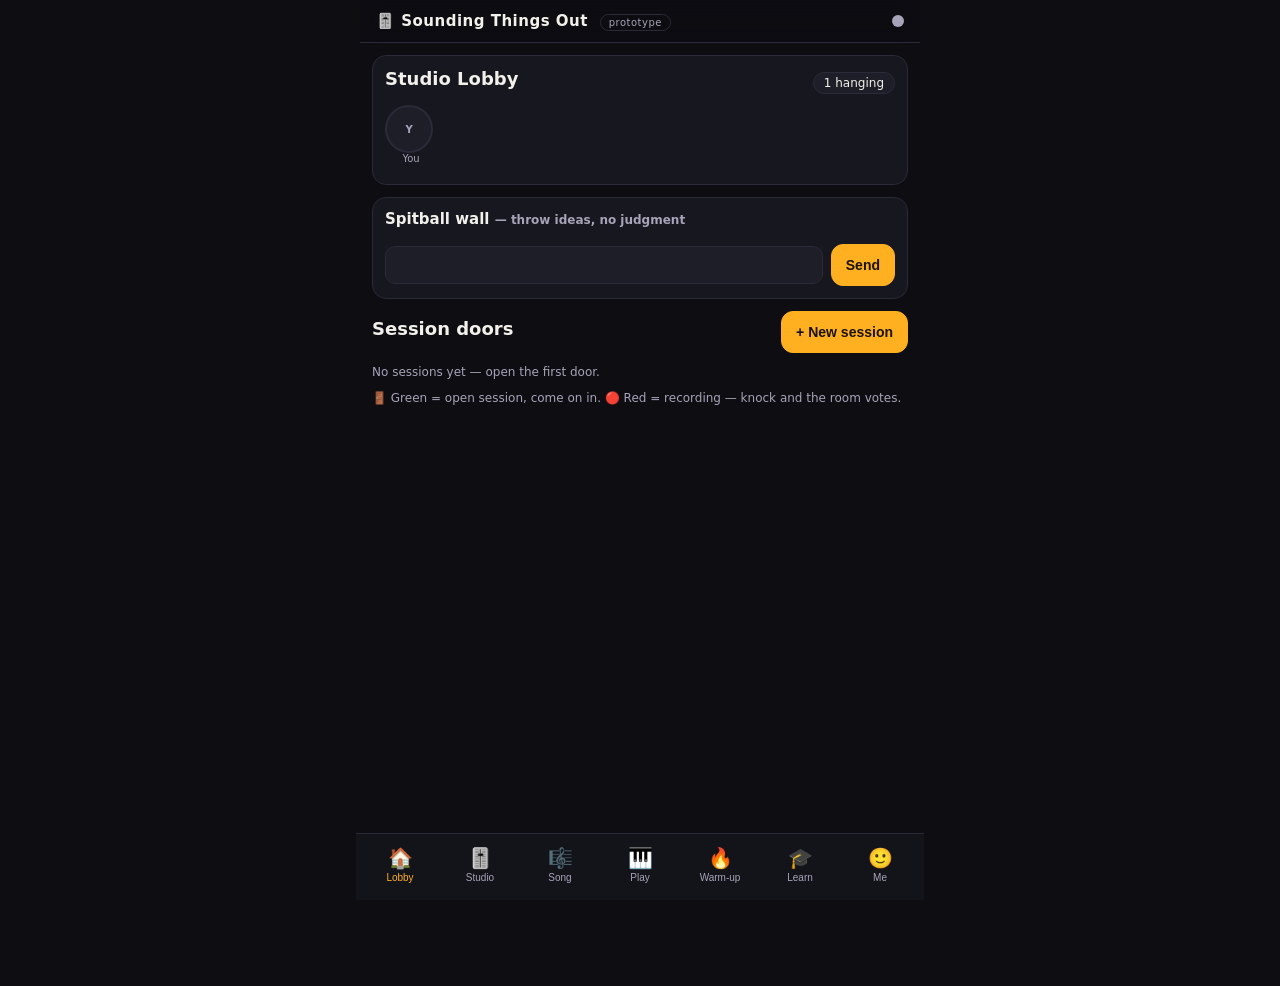
<file: index.html>
<!DOCTYPE html>
<html lang="en">
<head>
<meta charset="UTF-8">
<meta name="viewport" content="width=device-width, initial-scale=1, maximum-scale=1, user-scalable=no, viewport-fit=cover">
<meta name="theme-color" content="#0d0d12">
<title>Sounding Things Out — cooperative jam studio (prototype)</title>
<link rel="stylesheet" href="styles.css">
</head>
<body>
<div id="app">
  <header id="topbar">
    <div id="brand">🎚️ Sounding Things Out <span class="proto">prototype</span></div>
    <div id="netdot" class="offline" title="sync status"></div>
  </header>

  <main id="main">
    <!-- LOBBY -->
    <section id="screen-lobby" class="screen active">
      <div class="card">
        <div class="row space"><h2>Studio Lobby</h2><span id="onlineCount" class="pill">0 hanging</span></div>
        <div id="presenceRow" class="avatars"></div>
      </div>
      <div class="card">
        <h3>Spitball wall <span class="fine">— throw ideas, no judgment</span></h3>
        <div id="spitball" class="chat"></div>
        <div class="row"><input id="spitInput" maxlength="140"><button id="spitSend" class="primary">Send</button></div>
      </div>
      <div class="row space"><h2>Session doors</h2><button id="newSessionBtn" class="primary">+ New session</button></div>
      <div id="doorList"></div>
      <p class="fine">🚪 Green = open session, come on in. 🔴 Red = recording — knock and the room votes.</p>
    </section>

    <!-- STUDIO -->
    <section id="screen-studio" class="screen">
      <div id="noSession" class="card center">
        <p>No session yet. Mingle in the lobby and open a door — or start one.</p>
        <button class="primary" id="goLobbyBtn">Go to lobby</button>
      </div>
      <div id="sessionWrap" class="hidden">
        <div id="doorSign" class="door open"><span class="lamp"></span><span id="doorText">OPEN SESSION</span></div>
        <div class="card">
          <div class="row space"><div><h2 id="sessName">—</h2><div id="sessMeta" class="fine"></div></div><button id="leaveSess" class="ghost">Leave</button></div>
          <div class="row wrap" id="memberRow"></div>
          <div id="joinReqs"></div>
        </div>
        <div class="card transport">
          <div class="row space">
            <label>BPM <input id="bpm" type="range" min="60" max="180" value="120"><b id="bpmVal">120</b></label>
            <label class="row"><input type="checkbox" id="metroChk" checked> 🥁 metronome</label>
            <label class="row"><input type="checkbox" id="loopChk"> loop</label>
          </div>
          <div class="row big">
            <button id="countBtn" class="ghost">1-2-3-4</button>
            <button id="playBtn" class="primary bigbtn">▶ Play</button>
            <button id="recBtn" class="recbtn">⏺ Rec</button>
          </div>
          <div class="row"><span class="fine">Key:</span><b id="sessKey">C</b><span class="fine">Vibe:</span><b id="sessVibe">—</b></div>
        </div>
        <div class="card">
          <div class="row space"><h3>Tracks</h3><button id="addTrackBtn" class="primary">+ Add track</button></div>
          <div id="trackList"></div>
        </div>
        <div class="card">
          <div class="row space"><h3>Master scope</h3>
            <div class="seg" id="scopeSeg"><button data-v="wave" class="on">Wave</button><button data-v="spec">Spectrogram</button></div>
          </div>
          <canvas id="scope" width="640" height="160"></canvas>
        </div>
        <div class="row">
          <button id="exportBtn" class="primary">⬇ Export demo</button>
          <button id="saveProjBtn">💾 Save project</button>
        </div>
        <p class="fine">Exports are always labeled <b>DEMO RECORDING</b>. Projects save tracks, effects &amp; mixer settings like a producer's desk. Audio clips live on this device in the prototype.</p>
      </div>
    </section>

    <!-- SONG -->
    <section id="screen-song" class="screen">
      <div id="noSongSession" class="card center">
        <p>Songs grow out of sessions. Open a door in the lobby first.</p>
        <button class="primary" id="goLobbyBtn2">Go to lobby</button>
      </div>
      <div id="songWrap" class="hidden">
        <div class="card">
          <div class="row space">
            <div><h2>🎼 Song</h2><div id="songMeta" class="fine"></div></div>
            <div class="row">
              <label class="row"><input type="checkbox" id="songLoopChk"> loop</label>
              <button id="songPlayBtn" class="primary">▶ Play song</button>
            </div>
          </div>
          <div id="songNow" class="fine"></div>
        </div>
        <div class="card">
          <div class="row space"><h3>Loop library</h3></div>
          <div id="loopLib"></div>
          <div class="row wrap" style="margin-top:8px">
            <button id="capDrumsBtn">🥁 Capture drum loop</button>
            <button id="capTracksBtn">⤵ Capture track loops</button>
          </div>
          <p class="fine">Make a beat in Play → Drums, or record something in the Studio — then capture it here as a loop.</p>
        </div>
        <div class="card">
          <div class="row space"><h3>Sections</h3><button id="addSectionBtn" class="primary">+ Add section</button></div>
          <div id="sectionList"></div>
          <p class="fine">A song is sections in order. Tap a loop chip to drop it into a section — or tap again to take it out.</p>
        </div>
      </div>
    </section>

    <!-- PLAY -->
    <section id="screen-play" class="screen">
      <div class="seg big" id="instSeg">
        <button data-i="drums" class="on">🥁 Drums</button><button data-i="keys">🎹 Keys</button><button data-i="roll">🎼 Roll</button><button data-i="theremin">📡 Theremin</button><button data-i="motion">🤳 Motion</button>
      </div>
      <div class="row space"><label class="row"><input type="checkbox" id="stayInKey" checked> Stay in key (<b id="keyLabel">C</b>)</label><span class="fine" id="armHint">arm a track in Studio to record</span></div>
      <div id="instArea"></div>
    </section>

    <!-- WARM-UP -->
    <section id="screen-warmup" class="screen">
      <h2>Warm-up: get in character 🎭</h2>
      <p class="fine">Every great take starts before the red light. Pick a vibe, get into it like a method actor, sketch the single's cover.</p>
      <div id="vibeChips" class="chips"></div>
      <div class="card" id="briefCard"><h3 id="briefName">—</h3><p id="briefText"></p><div class="row"><span class="pill" id="briefKey"></span><span class="pill" id="briefBpm"></span></div></div>
      <div class="card">
        <h3>Sketch the single's cover</h3>
        <canvas id="coverCanvas" width="300" height="300"></canvas>
        <div id="palette" class="row wrap"></div>
        <div class="row"><button id="coverClear" class="ghost">Clear</button><button id="coverSave" class="primary">Set as cover</button></div>
      </div>
      <button id="warmStart" class="primary bigbtn wide">Open a session with this vibe</button>
    </section>

    <!-- LEARN -->
    <section id="screen-learn" class="screen">
      <div id="lessonList"></div>
      <div id="lessonDetail" class="hidden">
        <button id="lessonBack" class="ghost">← All lessons</button>
        <div class="card" id="lessonBody"></div>
      </div>
    </section>

    <!-- ME -->
    <section id="screen-me" class="screen">
      <div class="card">
        <h2>My profile</h2>
        <div class="row"><img id="photoPrev" class="bigavatar" alt="you"><div>
          <input id="nameInput" placeholder="Your name" maxlength="24">
          <textarea id="bioInput" placeholder="A few things about you…" maxlength="140" rows="2"></textarea>
        </div></div>
        <div class="row"><label class="btn">📷 Upload photo<input type="file" id="photoInput" accept="image/*" hidden></label><button id="avatarBtn" class="ghost">Initials avatar</button></div>
        <button id="saveProfile" class="primary">Save profile</button>
      </div>
      <div class="card"><h3>My demos</h3><div id="demoList"><p class="fine">Nothing exported yet.</p></div></div>
      <div class="card"><h3>About this prototype</h3><p class="fine">Full-vision sketch: lobby, sessions with voting doors, layered recording, toy-box instruments, warm-ups, lessons, demo export. Audio clips stay on this device; paste a Firebase config into <b>firebase-config.js</b> to light up live presence, chat &amp; sessions.</p><p class="fine">📱 <a href="self-check.html">Phone self-check</a> — mic, camera &amp; audio-delay checks for this device.</p></div>
    </section>
  </main>

  <nav id="tabbar">
    <button data-s="lobby" class="on">🏠<span>Lobby</span></button>
    <button data-s="studio">🎚️<span>Studio</span></button>
    <button data-s="song">🎼<span>Song</span></button>
    <button data-s="play">🎹<span>Play</span></button>
    <button data-s="warmup">🔥<span>Warm-up</span></button>
    <button data-s="learn">🎓<span>Learn</span></button>
    <button data-s="me">🙂<span>Me</span></button>
  </nav>
</div>

<div id="countOverlay" class="hidden"><div id="countNum">4</div><div class="sub">get ready…</div></div>
<div id="modal" class="hidden"><div class="sheet" id="modalSheet"></div></div>
<div id="toasts"></div>
<script src="firebase-config.js"></script>
<script src="app.js"></script>
</body>
</html>
</file>
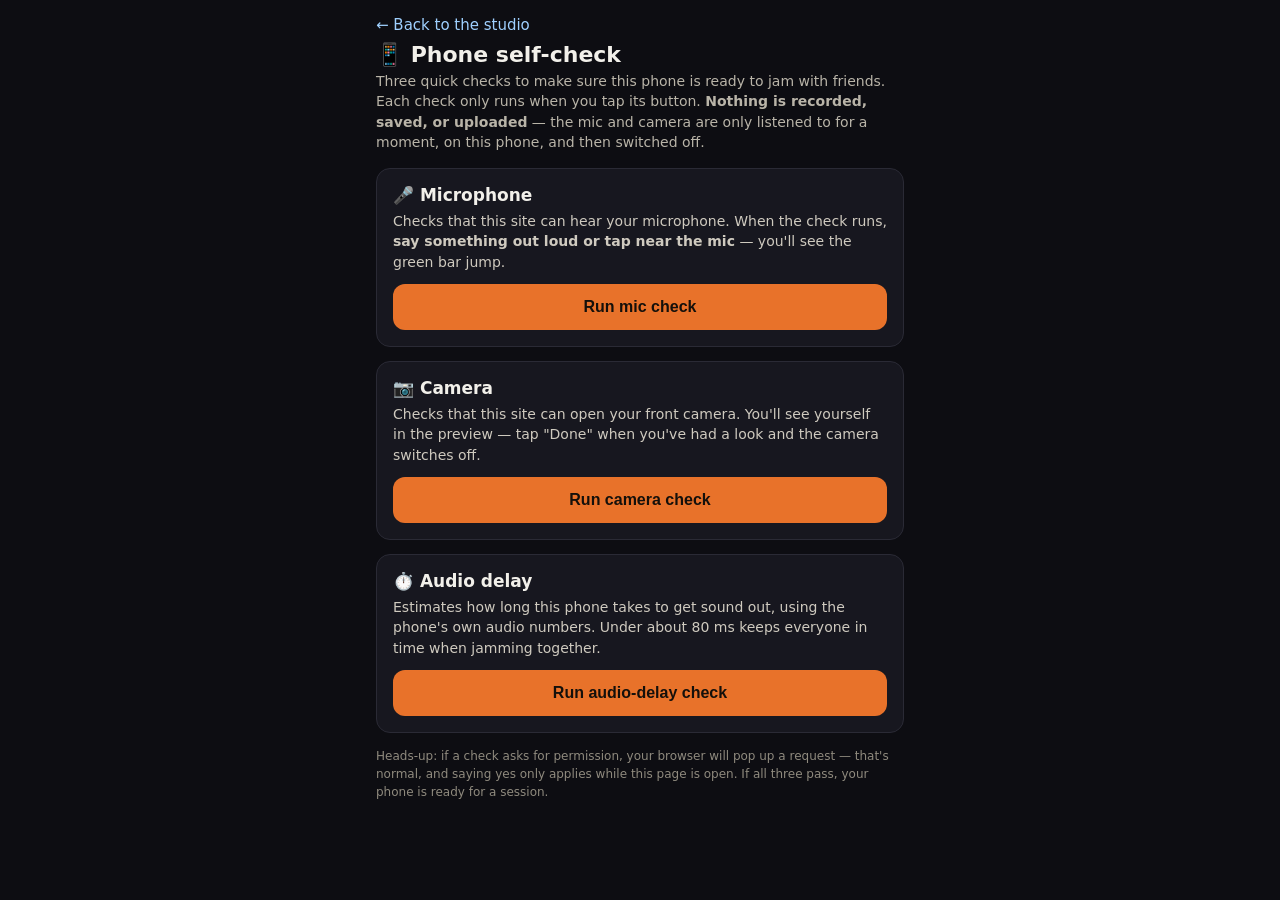
<file: self-check.html>
<!DOCTYPE html>
<html lang="en">
<head>
<meta charset="UTF-8">
<meta name="viewport" content="width=device-width, initial-scale=1, maximum-scale=1, user-scalable=no, viewport-fit=cover">
<meta name="theme-color" content="#0d0d12">
<title>Phone self-check — Sounding Things Out</title>
<style>
  * { box-sizing: border-box; -webkit-tap-highlight-color: transparent; }
  body { margin: 0; background: #0d0d12; color: #f2f0ea; font-family: -apple-system, system-ui, "Segoe UI", Roboto, sans-serif; }
  #wrap { max-width: 560px; margin: 0 auto; padding: 16px 16px 48px; }
  header.top { display: flex; align-items: center; gap: 10px; margin-bottom: 6px; }
  header.top a { color: #9fd0ff; text-decoration: none; font-size: 15px; }
  h1 { font-size: 22px; margin: 8px 0 4px; }
  .sub { color: #b9b4a8; font-size: 14px; line-height: 1.45; margin: 0 0 16px; }
  .card { background: #17171f; border: 1px solid #2a2a35; border-radius: 14px; padding: 16px; margin-bottom: 14px; }
  .card h2 { font-size: 17px; margin: 0 0 6px; }
  .card p { font-size: 14px; color: #cfcabf; line-height: 1.45; margin: 0 0 12px; }
  .bigbtn { display: block; width: 100%; padding: 14px; font-size: 16px; font-weight: 700; border: 0; border-radius: 12px;
             background: #e8722a; color: #14100b; cursor: pointer; }
  .bigbtn:active { transform: scale(0.98); }
  .bigbtn:disabled { opacity: 0.55; }
  .ghostbtn { display: block; width: 100%; padding: 12px; margin-top: 8px; font-size: 15px; border-radius: 12px;
              background: transparent; color: #cfcabf; border: 1px solid #3a3a46; cursor: pointer; }
  .result { display: none; margin-top: 12px; padding: 12px; border-radius: 10px; font-size: 14px; line-height: 1.45; }
  .result.show { display: block; }
  .result.pass { background: #12351f; border: 1px solid #2f7a44; }
  .result.fail { background: #3a1414; border: 1px solid #8a2f2f; }
  .result.run { background: #1c1c26; border: 1px solid #3a3a46; }
  .pill { display: inline-block; font-size: 12px; font-weight: 800; letter-spacing: 0.04em; padding: 3px 10px; border-radius: 999px; margin-bottom: 6px; }
  .pass .pill { background: #2f7a44; color: #eafff0; }
  .fail .pill { background: #8a2f2f; color: #ffecec; }
  .run .pill { background: #3a3a46; color: #e8e4da; }
  .next { margin-top: 8px; color: #f0d9a8; }
  #meterWrap { display: none; margin-top: 10px; }
  #meterWrap.show { display: block; }
  #meterTrack { height: 14px; background: #26262f; border-radius: 8px; overflow: hidden; }
  #meterFill { height: 100%; width: 0%; background: #58c472; border-radius: 8px; transition: width 60ms linear; }
  #meterLabel { font-size: 12px; color: #b9b4a8; margin-top: 4px; }
  #camWrap { display: none; margin-top: 10px; }
  #camWrap.show { display: block; }
  #camPreview { width: 100%; border-radius: 10px; background: #000; aspect-ratio: 3/4; object-fit: cover; }
  .fine { font-size: 12px; color: #8f8a7e; line-height: 1.5; }
</style>
</head>
<body>
<div id="wrap">
  <header class="top"><a href="index.html">← Back to the studio</a></header>
  <h1>📱 Phone self-check</h1>
  <p class="sub">Three quick checks to make sure this phone is ready to jam with friends. Each check only runs when you tap its button. <b>Nothing is recorded, saved, or uploaded</b> — the mic and camera are only listened to for a moment, on this phone, and then switched off.</p>

  <!-- MIC -->
  <section class="card">
    <h2>🎤 Microphone</h2>
    <p>Checks that this site can hear your microphone. When the check runs, <b>say something out loud or tap near the mic</b> — you'll see the green bar jump.</p>
    <button class="bigbtn" id="micBtn">Run mic check</button>
    <div id="meterWrap"><div id="meterTrack"><div id="meterFill"></div></div><div id="meterLabel">Listening… make some noise!</div></div>
    <div class="result" id="micResult"></div>
  </section>

  <!-- CAMERA -->
  <section class="card">
    <h2>📷 Camera</h2>
    <p>Checks that this site can open your front camera. You'll see yourself in the preview — tap "Done" when you've had a look and the camera switches off.</p>
    <button class="bigbtn" id="camBtn">Run camera check</button>
    <div id="camWrap"><video id="camPreview" playsinline muted autoplay></video>
      <button class="ghostbtn" id="camDone">Done — switch camera off</button></div>
    <div class="result" id="camResult"></div>
  </section>

  <!-- LATENCY -->
  <section class="card">
    <h2>⏱️ Audio delay</h2>
    <p>Estimates how long this phone takes to get sound out, using the phone's own audio numbers. Under about 80&nbsp;ms keeps everyone in time when jamming together.</p>
    <button class="bigbtn" id="latBtn">Run audio-delay check</button>
    <div class="result" id="latResult"></div>
  </section>

  <p class="fine">Heads-up: if a check asks for permission, your browser will pop up a request — that's normal, and saying yes only applies while this page is open. If all three pass, your phone is ready for a session.</p>
</div>

<script>
"use strict";
function setResult(id, kind, title, body, next) {
  var el = document.getElementById(id);
  el.className = "result show " + kind;
  var pill = kind === "pass" ? "PASSED" : (kind === "fail" ? "DIDN'T PASS" : "CHECKING…");
  el.innerHTML = '<span class="pill">' + pill + "</span><div>" + title + "</div>" +
    (body ? "<div>" + body + "</div>" : "") +
    (next ? '<div class="next"><b>Try this:</b> ' + next + "</div>" : "");
}
function clearResult(id) {
  var el = document.getElementById(id);
  el.className = "result";
  el.innerHTML = "";
}
function stopStream(s) {
  if (!s) return;
  s.getTracks().forEach(function (t) { try { t.stop(); } catch (e) {} });
}
function micNextStep(e) {
  var n = (e && e.name) || "";
  if (n === "NotAllowedError" || n === "SecurityError")
    return "Tap the lock (or site-settings) icon in your address bar, allow the microphone for this site, then run the check again.";
  if (n === "NotFoundError" || n === "OverconstrainedError")
    return "No microphone was found. Restart your browser and try again — on a phone this is unusual, so also check nothing is covering the mic hole.";
  if (n === "NotReadableError" || n === "AbortError")
    return "The mic seems busy in another app (a call, voice recorder, or voice assistant). Close those and try again.";
  if (n === "UnsupportedError")
    return "This browser can't reach the microphone. Open this page in your phone's main browser — Safari on iPhone, Chrome on Android.";
  return "Check the microphone permission for this site in your browser settings, then run the check again.";
}
function camNextStep(e) {
  var n = (e && e.name) || "";
  if (n === "NotAllowedError" || n === "SecurityError")
    return "Tap the lock (or site-settings) icon in your address bar, allow the camera for this site, then run the check again.";
  if (n === "NotFoundError" || n === "OverconstrainedError")
    return "No camera was found. Restart your browser and try again.";
  if (n === "NotReadableError" || n === "AbortError")
    return "The camera seems busy in another app. Close any app using the camera and try again.";
  if (n === "UnsupportedError")
    return "This browser can't reach the camera. Open this page in your phone's main browser — Safari on iPhone, Chrome on Android.";
  return "Check the camera permission for this site in your browser settings, then run the check again.";
}

var micBtn = document.getElementById("micBtn");
var meterWrap = document.getElementById("meterWrap");
var meterFill = document.getElementById("meterFill");

micBtn.addEventListener("click", function () {
  if (!navigator.mediaDevices || !navigator.mediaDevices.getUserMedia) {
    setResult("micResult", "fail", "This browser can't reach the microphone.",
      "", "Open this page in your phone's main browser — Safari on iPhone, Chrome on Android.");
    return;
  }
  micBtn.disabled = true;
  clearResult("micResult");
  setResult("micResult", "run", "Listening… say something out loud or tap near the mic.", "", "");
  meterWrap.classList.add("show");
  meterFill.style.width = "0%";
  var stream = null, ctx = null;
  navigator.mediaDevices.getUserMedia({ audio: true, video: false }).then(function (s) {
    stream = s;
    var AC = window.AudioContext || window.webkitAudioContext;
    if (!AC) throw { name: "UnsupportedError" };
    ctx = new AC();
    var resume = ctx.resume ? ctx.resume().catch(function(){}) : Promise.resolve();
    return resume.then(function () {
      var src = ctx.createMediaStreamSource(stream);
      var an = ctx.createAnalyser();
      an.fftSize = 1024;
      src.connect(an);
      var buf = new Float32Array(an.fftSize);
      var peak = 0, t0 = performance.now();
      return new Promise(function (done) {
        (function tick() {
          an.getFloatTimeDomainData(buf);
          var sum = 0;
          for (var i = 0; i < buf.length; i++) {
            var v = Math.abs(buf[i]);
            if (v > peak) peak = v;
            sum += buf[i] * buf[i];
          }
          var rms = Math.sqrt(sum / buf.length);
          meterFill.style.width = Math.min(100, Math.round(rms * 400)) + "%";
          if (performance.now() - t0 < 3000) requestAnimationFrame(tick);
          else done(peak);
        })();
      });
    });
  }).then(function (peak) {
    stopStream(stream);
    if (ctx) ctx.close().catch(function(){});
    meterWrap.classList.remove("show");
    micBtn.disabled = false;
    if (peak > 0.02) {
      setResult("micResult", "pass", "Your microphone is working — I could hear you clearly. You're good to record.", "", "");
    } else {
      setResult("micResult", "fail", "I couldn't hear anything from your microphone.",
        "", "Make sure nothing is covering the mic, speak up while the check is running, then try again.");
    }
  }).catch(function (e) {
    stopStream(stream);
    if (ctx) ctx.close().catch(function(){});
    meterWrap.classList.remove("show");
    micBtn.disabled = false;
    setResult("micResult", "fail", "Your microphone couldn't be reached.", "", micNextStep(e));
  });
});

var camBtn = document.getElementById("camBtn");
var camWrap = document.getElementById("camWrap");
var camPreview = document.getElementById("camPreview");
var camDone = document.getElementById("camDone");
var camStream = null;

camBtn.addEventListener("click", function () {
  if (!navigator.mediaDevices || !navigator.mediaDevices.getUserMedia) {
    setResult("camResult", "fail", "This browser can't reach the camera.",
      "", "Open this page in your phone's main browser — Safari on iPhone, Chrome on Android.");
    return;
  }
  camBtn.disabled = true;
  clearResult("camResult");
  setResult("camResult", "run", "Opening your front camera…", "", "");
  navigator.mediaDevices.getUserMedia({ video: { facingMode: "user" }, audio: false }).then(function (s) {
    camStream = s;
    camPreview.srcObject = s;
    var played = false;
    var onPlay = function () {
      if (played) return; played = true;
      camWrap.classList.add("show");
      setResult("camResult", "pass", "Your camera is working — you should see yourself in the preview above.",
        "Tap \"Done\" below the preview when you've had a look and the camera will switch off.", "");
    };
    camPreview.addEventListener("playing", onPlay);
    camPreview.play().catch(function(){});
    setTimeout(function () {
      if (!played && camPreview.videoWidth > 0) onPlay();
    }, 2500);
  }).catch(function (e) {
    camBtn.disabled = false;
    setResult("camResult", "fail", "Your camera couldn't be opened.", "", camNextStep(e));
  });
});

camDone.addEventListener("click", function () {
  stopStream(camStream);
  camStream = null;
  camPreview.srcObject = null;
  camWrap.classList.remove("show");
  camBtn.disabled = false;
});

var latBtn = document.getElementById("latBtn");
latBtn.addEventListener("click", function () {
  latBtn.disabled = true;
  clearResult("latResult");
  setResult("latResult", "run", "Measuring…", "", "");
  setTimeout(function () {
    try {
      var AC = window.AudioContext || window.webkitAudioContext;
      if (!AC) {
        setResult("latResult", "fail", "This browser couldn't share its audio timing.",
          "", "Open this page in your phone's main browser — Safari on iPhone, Chrome on Android — and run the check again.");
        latBtn.disabled = false;
        return;
      }
      var ctx = new AC();
      var hasBase = "baseLatency" in ctx, hasOut = "outputLatency" in ctx;
      var base = hasBase ? ctx.baseLatency * 1000 : 0;
      var out = hasOut ? ctx.outputLatency * 1000 : 0;
      ctx.close().catch(function(){});
      if (!hasBase && !hasOut) {
        setResult("latResult", "fail", "This browser didn't share the numbers needed to measure audio delay.",
          "", "Open this page in Chrome (Android) or Safari (iPhone) and run the check again.");
      } else {
        var ms = Math.round(base + out);
        if (ms <= 80) {
          setResult("latResult", "pass",
            "Your phone's audio delay is about " + ms + " ms — fast enough to jam together without anyone dragging.",
            "", "");
        } else {
          setResult("latResult", "fail",
            "Your phone's audio delay is about " + ms + " ms — that's laggy enough to throw everyone off beat.",
            "", "Plug in wired earbuds (Bluetooth adds delay), close other apps, and run the check again.");
        }
      }
    } catch (e) {
      setResult("latResult", "fail", "The audio-delay check couldn't run on this browser.",
        "", "Open this page in your phone's main browser — Safari on iPhone, Chrome on Android — and try again.");
    }
    latBtn.disabled = false;
  }, 60);
});
</script>
</body>
</html>
</file>
<file: styles.css>
:root{
  --bg:#0d0d12; --card:#17171f; --card2:#1e1e28; --line:#2a2a38;
  --txt:#f2f0ea; --dim:#a7a3b8; --acc:#ffb020; --green:#35d07f; --red:#ff4d5e;
  --blue:#6cb8ff; --purple:#b48cff;
}
html,body{height:100%;}
body{margin:0;background:var(--bg);color:var(--txt);font-family:-apple-system,system-ui,"Segoe UI",Roboto,sans-serif;-webkit-tap-highlight-color:transparent;overscroll-behavior-y:none;}
#app{max-width:560px;margin:0 auto;min-height:100%;display:flex;flex-direction:column;padding-bottom:86px;}
#topbar{position:sticky;top:0;z-index:20;display:flex;align-items:center;justify-content:space-between;padding:12px 16px;background:rgba(13,13,18,.92);backdrop-filter:blur(8px);border-bottom:1px solid var(--line);}
#brand{font-weight:800;letter-spacing:.5px;font-size:15px;}
#brand .star{color:var(--acc);}
.proto{font-size:10px;font-weight:400;color:var(--dim);border:1px solid var(--line);border-radius:20px;padding:2px 8px;margin-left:6px;}
#netdot{width:12px;height:12px;border-radius:50%;background:var(--dim);}
#netdot.live{background:var(--green);box-shadow:0 0 8px var(--green);}
#netdot.offline{background:var(--dim);}
main{padding:12px 12px 0;}
.screen{display:none;}
.screen.active{display:block;animation:fade .18s ease;}
@keyframes fade{from{opacity:.4;transform:translateY(4px);}to{opacity:1;transform:none;}}
.card{background:var(--card);border:1px solid var(--line);border-radius:14px;padding:12px;margin-bottom:12px;}
h2{font-size:18px;margin:0 0 8px;} h3{font-size:15px;margin:0 0 8px;}
.row{display:flex;align-items:center;gap:8px;}
.row.space{justify-content:space-between;} .row.wrap{flex-wrap:wrap;} .row.big{gap:12px;margin:10px 0;}
.fine{font-size:12px;color:var(--dim);} .center{text-align:center;}
.hidden{display:none!important;}
.pill{background:var(--card2);border:1px solid var(--line);border-radius:20px;padding:3px 10px;font-size:12px;}
button{background:var(--card2);color:var(--txt);border:1px solid var(--line);border-radius:12px;padding:10px 14px;font-size:14px;cursor:pointer;min-height:42px;}
button:active{transform:scale(.97);}
button.primary{background:var(--acc);border-color:var(--acc);color:#1a1206;font-weight:700;}
button.ghost{background:transparent;}
button.recbtn{border-color:var(--red);color:var(--red);font-weight:700;}
button.recbtn.armed{background:var(--red);color:#fff;animation:pulse 1s infinite;}
@keyframes pulse{50%{opacity:.6;}}
.bigbtn{font-size:16px;padding:12px 22px;} .wide{width:100%;margin:8px 0;}
input[type=text],input:not([type]),textarea{background:var(--card2);border:1px solid var(--line);color:var(--txt);border-radius:10px;padding:10px;font-size:14px;width:100%;box-sizing:border-box;}
input[type=range]{accent-color:var(--acc);}
#tabbar{position:fixed;bottom:0;left:0;right:0;z-index:20;display:flex;background:rgba(20,20,28,.96);backdrop-filter:blur(10px);border-top:1px solid var(--line);padding:6px 4px calc(8px + env(safe-area-inset-bottom));max-width:560px;margin:0 auto;}
#tabbar button{flex:1;background:none;border:none;font-size:20px;display:flex;flex-direction:column;align-items:center;gap:2px;color:var(--dim);min-height:52px;padding:6px 0;}
#tabbar button span{font-size:10px;}
#tabbar button.on{color:var(--acc);}
/* lobby */
.avatars{display:flex;gap:8px;flex-wrap:wrap;margin:8px 0;}
.avatar{width:44px;height:44px;border-radius:50%;object-fit:cover;border:2px solid var(--line);background:var(--card2);display:flex;align-items:center;justify-content:center;font-weight:700;}
.avatar.sm{width:30px;height:30px;font-size:12px;}
.avatar .nm{position:absolute;}
.avwrap{position:relative;text-align:center;font-size:10px;color:var(--dim);width:52px;}
.chat{max-height:180px;overflow-y:auto;display:flex;flex-direction:column;gap:6px;margin-bottom:8px;}
.msg{background:var(--card2);border-radius:10px;padding:7px 10px;font-size:13px;max-width:88%;}
.msg b{color:var(--acc);} .msg.me{align-self:flex-end;background:#2b2416;}
.door{background:var(--card);border:1px solid var(--line);border-radius:14px;padding:12px;margin-bottom:10px;display:flex;gap:12px;align-items:center;}
.door .sign{flex:1;}
.door .lampdot{width:14px;height:14px;border-radius:50%;}
.door.open .lampdot{background:var(--green);box-shadow:0 0 10px var(--green);}
.door.recording .lampdot{background:var(--red);box-shadow:0 0 10px var(--red);animation:pulse 1.2s infinite;}
.door .stext{font-weight:800;font-size:13px;letter-spacing:1px;}
.door.open .stext{color:var(--green);} .door.recording .stext{color:var(--red);}
.door h3{margin:2px 0;} .door .vibe{font-size:12px;color:var(--dim);}
.door img.cover{width:52px;height:52px;border-radius:8px;object-fit:cover;border:1px solid var(--line);}
/* studio */
.door.big{font-size:20px;padding:16px;justify-content:center;gap:12px;cursor:pointer;}
.door.big .lamp{width:18px;height:18px;border-radius:50%;}
.door.open .lamp{background:var(--green);box-shadow:0 0 14px var(--green);}
.door.recording .lamp{background:var(--red);box-shadow:0 0 14px var(--red);animation:pulse 1s infinite;}
#doorSign.recording{border-color:var(--red);}
.transport label{font-size:13px;}
.track{border:1px solid var(--line);border-radius:12px;padding:10px;margin-bottom:10px;background:var(--card2);}
.track.armed{border-color:var(--red);}
.track canvas.wave{width:100%;height:56px;background:#101018;border-radius:8px;display:block;margin:8px 0;}
.track .trow{display:flex;align-items:center;gap:6px;flex-wrap:wrap;}
.track .tname{font-weight:700;font-size:14px;}
.fx{display:grid;grid-template-columns:1fr 1fr 1fr;gap:6px;margin-top:8px;}
.fx label{font-size:11px;color:var(--dim);display:flex;flex-direction:column;gap:2px;}
.fx input[type=range]{width:100%;}
.mini{font-size:12px;padding:6px 10px;min-height:34px;}
.mini.on{background:var(--acc);color:#1a1206;border-color:var(--acc);font-weight:700;}
#scope{width:100%;height:120px;background:#0a0a10;border-radius:10px;border:1px solid var(--line);}
.seg{display:flex;background:var(--card2);border:1px solid var(--line);border-radius:12px;overflow:hidden;}
.seg button{flex:1;border:none;border-radius:0;background:transparent;min-height:38px;font-size:13px;}
.seg button.on{background:var(--acc);color:#1a1206;font-weight:700;}
.seg.big button{font-size:14px;padding:10px 4px;}
/* play */
#instArea{margin-top:10px;}
.padgrid{display:grid;grid-template-columns:repeat(4,1fr);gap:8px;margin:10px 0;}
.pad{aspect-ratio:1;border-radius:14px;font-size:13px;font-weight:700;background:var(--card2);}
.pad.hit{background:var(--acc);color:#1a1206;}
.seq{display:grid;grid-template-columns:repeat(16,1fr);gap:3px;margin:8px 0;}
.seq .cell{aspect-ratio:.7;border-radius:4px;background:#26262f;border:1px solid var(--line);min-height:30px;padding:0;}
.seq .cell.on{background:var(--acc);border-color:var(--acc);}
.seq .cell.now{outline:2px solid var(--blue);}
.seqlabel{font-size:12px;width:52px;color:var(--dim);}
.seqrow{display:flex;align-items:center;gap:6px;}
.piano{position:relative;height:150px;margin:10px 0;user-select:none;touch-action:none;}
.piano .wk{position:absolute;top:0;bottom:0;background:#f2f0ea;border:1px solid #999;border-radius:0 0 6px 6px;}
.piano .bk{position:absolute;top:0;height:60%;background:#15151c;border-radius:0 0 5px 5px;z-index:2;}
.piano .wk.hit{background:var(--acc);} .piano .bk.hit{background:var(--acc);}
.piano .wk span{position:absolute;bottom:6px;left:0;right:0;text-align:center;font-size:11px;font-weight:700;color:#8a877f;pointer-events:none;}
.piano .wk.hit span{color:#fff;}
.theremin{height:300px;border-radius:16px;background:radial-gradient(circle at 50% 40%,#23232f,#121218);border:1px solid var(--line);position:relative;touch-action:none;overflow:hidden;margin:10px 0;}
.theremin .dot{position:absolute;width:26px;height:26px;border-radius:50%;background:var(--acc);box-shadow:0 0 18px var(--acc);transform:translate(-50%,-50%);display:none;}
.theremin .note{position:absolute;top:8px;left:12px;font-size:22px;font-weight:800;color:var(--acc);}
.motionbox{min-height:220px;border-radius:16px;border:1px dashed var(--line);display:flex;flex-direction:column;align-items:center;justify-content:center;gap:10px;padding:16px;margin:10px 0;text-align:center;}
#camView{width:100%;border-radius:12px;background:#000;}
/* warmup */
.chips{display:flex;gap:8px;flex-wrap:wrap;margin-bottom:12px;}
.chips button{border-radius:20px;}
.chips button.on{background:var(--purple);border-color:var(--purple);color:#14101f;font-weight:700;}
#coverCanvas{width:100%;max-width:300px;aspect-ratio:1;border-radius:12px;border:1px solid var(--line);background:#fff;touch-action:none;display:block;margin:0 auto 10px;}
.swatch{width:34px;height:34px;border-radius:50%;border:2px solid transparent;padding:0;min-height:34px;}
.swatch.on{border-color:#fff;}
/* learn */
.lesson{border:1px solid var(--line);border-radius:14px;padding:14px;margin-bottom:10px;background:var(--card);cursor:pointer;}
.lesson h3{margin:0 0 4px;} .lesson .tag{font-size:11px;color:var(--purple);font-weight:700;letter-spacing:1px;}
.lesson p{font-size:13px;color:var(--dim);margin:4px 0 0;}
.meter{height:120px;position:relative;background:#101018;border-radius:12px;margin:10px 0;overflow:hidden;border:1px solid var(--line);}
.meter .needle{position:absolute;top:0;bottom:0;width:3px;background:var(--acc);transition:left .05s;}
.meter .zone{position:absolute;top:0;bottom:0;background:rgba(53,208,127,.18);border-left:1px solid var(--green);border-right:1px solid var(--green);}
.meter .nlabel{position:absolute;bottom:6px;width:100%;text-align:center;font-size:20px;font-weight:800;}
.bigTap{width:140px;height:140px;border-radius:50%;font-size:18px;font-weight:800;margin:10px auto;display:block;}
.score{font-size:28px;font-weight:800;text-align:center;color:var(--green);}
/* modal / overlay / toast */
#modal{position:fixed;inset:0;background:rgba(0,0,0,.6);z-index:50;display:flex;align-items:flex-end;justify-content:center;}
#modal .sheet{background:var(--card);border-radius:18px 18px 0 0;padding:18px;width:100%;max-width:560px;max-height:85vh;overflow-y:auto;padding-bottom:calc(24px + env(safe-area-inset-bottom));}
#modal .sheet h3{margin-top:0;}
#countOverlay{position:fixed;inset:0;background:rgba(0,0,0,.75);z-index:60;display:flex;flex-direction:column;align-items:center;justify-content:center;}
#countNum{font-size:120px;font-weight:900;color:var(--acc);}
#countOverlay .sub{color:var(--dim);font-size:16px;}
#toasts{position:fixed;top:60px;left:0;right:0;z-index:70;display:flex;flex-direction:column;align-items:center;gap:8px;pointer-events:none;}
.toast{background:#23232e;border:1px solid var(--line);border-radius:12px;padding:10px 16px;font-size:14px;animation:fade .2s;}
.bigavatar{width:72px;height:72px;border-radius:50%;object-fit:cover;border:2px solid var(--line);background:var(--card2);}
.joinreq{background:#2a2113;border:1px solid var(--acc);border-radius:10px;padding:8px;margin-top:8px;font-size:13px;}
.kv{display:flex;justify-content:space-between;font-size:13px;padding:4px 0;border-bottom:1px dashed var(--line);}
/* song builder */
.loopchip{display:flex;align-items:center;gap:8px;padding:8px 10px;border:1px solid var(--line);border-radius:10px;margin-bottom:6px;background:var(--card2);}
.loopchip b{font-size:14px;}
.seccard{border:1px solid var(--line);border-radius:12px;padding:10px;margin-bottom:10px;background:var(--card2);}
.seccard.now{border-color:var(--acc);box-shadow:0 0 0 1px var(--acc);}
#songNow{margin-top:8px;font-weight:700;color:var(--acc);min-height:20px;}

/* piano roll */
.rollwrap{display:flex;gap:6px;margin-top:8px}
.rollkeys{flex:0 0 44px}
.rkey{height:26px;display:flex;align-items:center;justify-content:flex-end;padding-right:6px;
  font-size:10px;color:#8a8aa3;border-bottom:1px solid #1c1c28;box-sizing:border-box}
.rkey.c{color:#ffd166;font-weight:700;background:#1a1a26}
.rollgridwrap{flex:1;overflow-x:auto;border:1px solid #26263a;border-radius:10px;background:#0c0c14}
.rollgrid{position:relative;padding:0}
.rrow{display:flex}
.rcell{height:26px;flex:0 0 auto;border:none;border-right:1px solid #161624;border-bottom:1px solid #161624;
  background:transparent;cursor:pointer;touch-action:manipulation;padding:0}
.rcell.beat{background:#12121e;border-right-color:#2a2a44}
.rcell:active{background:#2c2c52}
.rnote{position:absolute;height:22px;top:0;background:linear-gradient(135deg,#b48cff,#7dd3fc);
  border-radius:5px;cursor:pointer;box-shadow:0 0 8px #b48cff88;pointer-events:auto}
/* magic chords */
.chordpads{display:flex;gap:8px;flex-wrap:wrap}
.chordpad{display:flex;flex-direction:column;gap:2px;align-items:stretch}
.cp-play{background:linear-gradient(135deg,#2a1e4f,#1e3a5f);border:1px solid #b48cff66;color:#fff;
  border-radius:10px;padding:8px 10px;font-size:14px;font-weight:700;cursor:pointer;min-width:56px}
.cp-play span{display:block;font-size:10px;font-weight:400;color:#b48cff}
.cp-play:active{transform:scale(.94)}
.cp-add{align-self:center}
</file>
